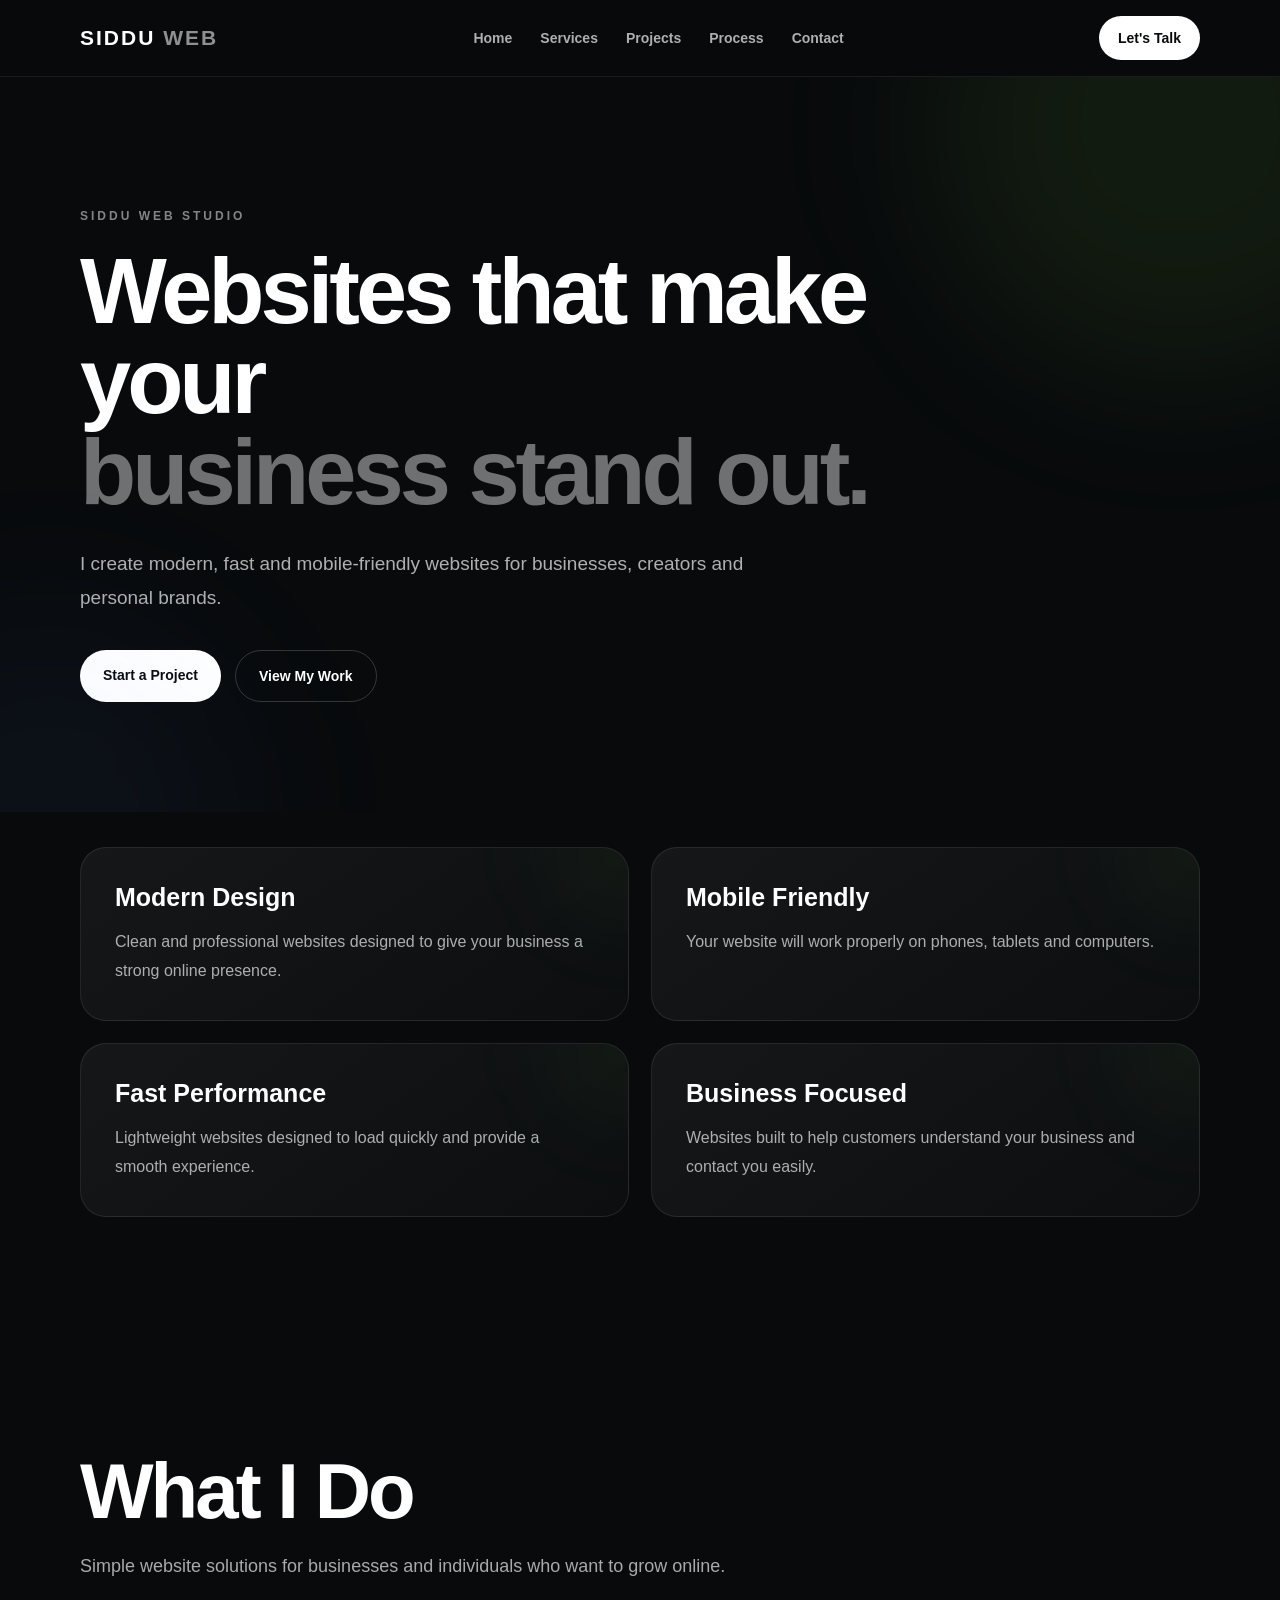
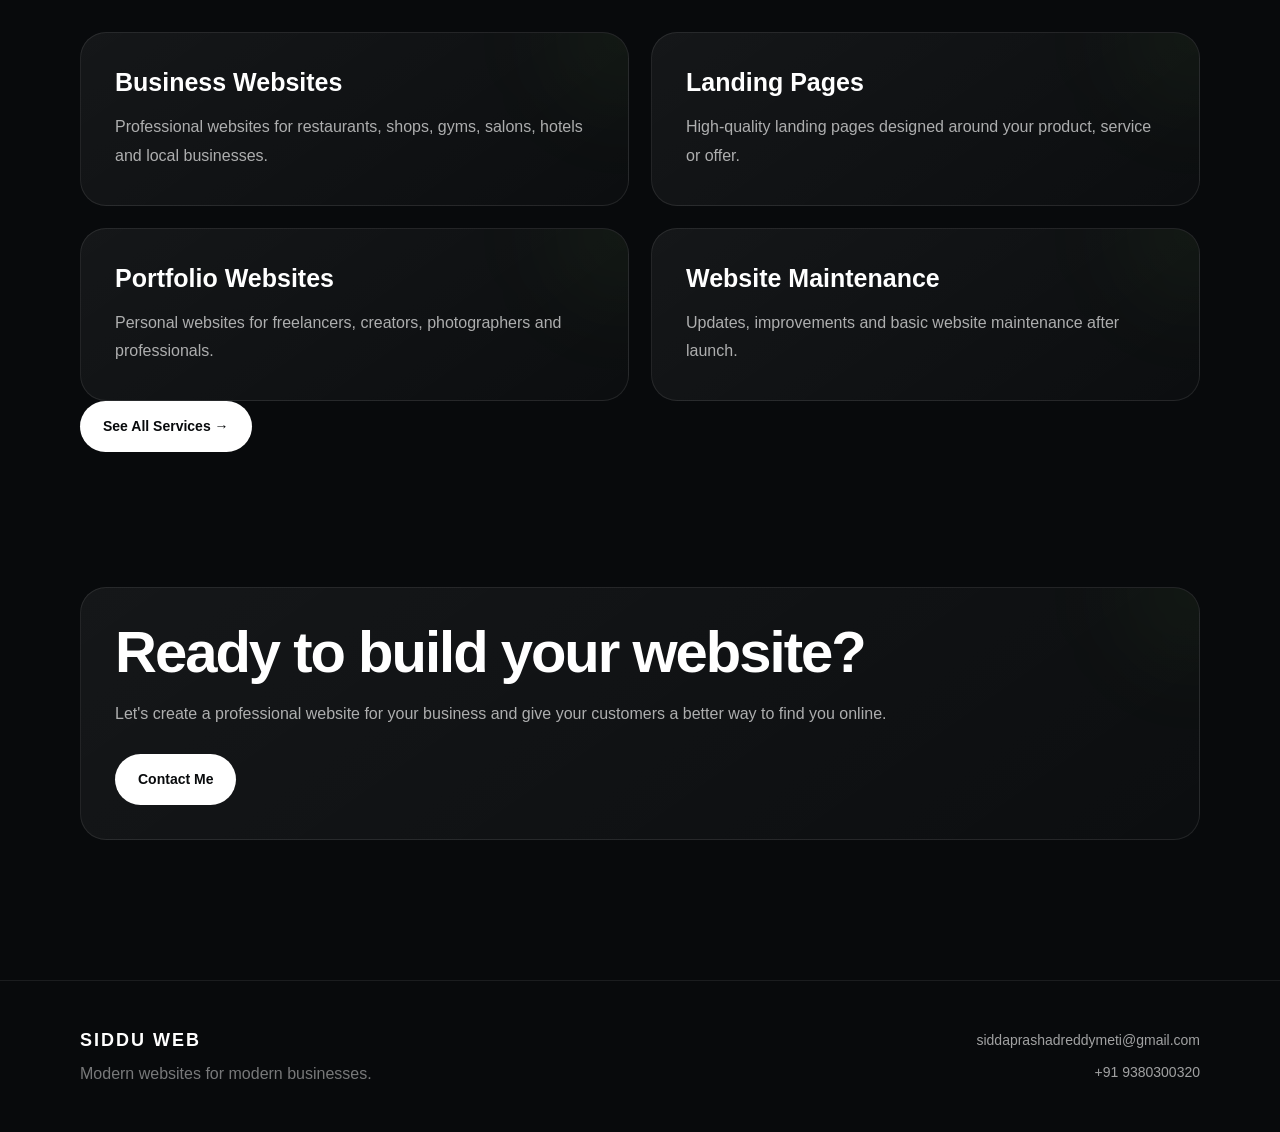
<file: index.html>
<!DOCTYPE html>
<html lang="en">
<head>
    <meta charset="UTF-8">
    <meta name="viewport" content="width=device-width, initial-scale=1.0">

    <title>Siddu Web Studio | Modern Websites</title>

    <link rel="stylesheet" href="style.css">
</head>

<body>

    <!-- NAVIGATION -->
    <header class="site-header">
        <div class="container nav-wrap">

            <a href="index.html" class="brand">
                SIDDU <span>WEB</span>
            </a>

            <nav class="main-nav">
                <a href="index.html">Home</a>
                <a href="services.html">Services</a>
                <a href="projects.html">Projects</a>
                <a href="process.html">Process</a>
                <a href="contact.html">Contact</a>
            </nav>

            <a href="contact.html" class="nav-cta">
                Let's Talk
            </a>

        </div>
    </header>


    <!-- HERO SECTION -->
    <main>

        <section class="page-hero">

            <div class="container">

                <p class="hero-label">
                    SIDDU WEB STUDIO
                </p>

                <h1>
                    Websites that make your
                    <span>business stand out.</span>
                </h1>

                <p>
                    I create modern, fast and mobile-friendly websites
                    for businesses, creators and personal brands.
                </p>

                <div class="hero-buttons">

                    <a href="contact.html" class="btn">
                        Start a Project
                    </a>

                    <a href="projects.html" class="btn secondary-btn">
                        View My Work
                    </a>

                </div>

            </div>

        </section>


        <!-- INTRODUCTION -->
        <section class="page-section">

            <div class="container">

                <div class="simple-grid">

                    <div class="simple-card">

                        <h2>
                            Modern Design
                        </h2>

                        <p>
                            Clean and professional websites designed
                            to give your business a strong online presence.
                        </p>

                    </div>


                    <div class="simple-card">

                        <h2>
                            Mobile Friendly
                        </h2>

                        <p>
                            Your website will work properly on phones,
                            tablets and computers.
                        </p>

                    </div>


                    <div class="simple-card">

                        <h2>
                            Fast Performance
                        </h2>

                        <p>
                            Lightweight websites designed to load quickly
                            and provide a smooth experience.
                        </p>

                    </div>


                    <div class="simple-card">

                        <h2>
                            Business Focused
                        </h2>

                        <p>
                            Websites built to help customers understand
                            your business and contact you easily.
                        </p>

                    </div>

                </div>

            </div>

        </section>


        <!-- SERVICES PREVIEW -->
        <section class="page-section">

            <div class="container">

                <div class="page-title">

                    <h1>
                        What I Do
                    </h1>

                    <p>
                        Simple website solutions for businesses and
                        individuals who want to grow online.
                    </p>

                </div>


                <div class="simple-grid">

                    <div class="simple-card">

                        <h2>
                            Business Websites
                        </h2>

                        <p>
                            Professional websites for restaurants,
                            shops, gyms, salons, hotels and local businesses.
                        </p>

                    </div>


                    <div class="simple-card">

                        <h2>
                            Landing Pages
                        </h2>

                        <p>
                            High-quality landing pages designed around
                            your product, service or offer.
                        </p>

                    </div>


                    <div class="simple-card">

                        <h2>
                            Portfolio Websites
                        </h2>

                        <p>
                            Personal websites for freelancers,
                            creators, photographers and professionals.
                        </p>

                    </div>


                    <div class="simple-card">

                        <h2>
                            Website Maintenance
                        </h2>

                        <p>
                            Updates, improvements and basic website
                            maintenance after launch.
                        </p>

                    </div>

                </div>


                <a href="services.html" class="btn">
                    See All Services →
                </a>

            </div>

        </section>


        <!-- CTA -->
        <section class="page-section">

            <div class="container">

                <div class="simple-card">

                    <h1>
                        Ready to build your website?
                    </h1>

                    <p>
                        Let's create a professional website for your
                        business and give your customers a better way
                        to find you online.
                    </p>

                    <a href="contact.html" class="btn">
                        Contact Me
                    </a>

                </div>

            </div>

        </section>

    </main>


    <!-- FOOTER -->
    <footer class="site-footer">

        <div class="container footer-wrap">

            <div>

                <strong>
                    SIDDU WEB
                </strong>

                <p>
                    Modern websites for modern businesses.
                </p>

            </div>


            <div class="footer-links">

                <a href="mailto:siddaprashadreddymeti@gmail.com">
                    siddaprashadreddymeti@gmail.com
                </a>

                <a href="https://wa.me/919380300320"
                   target="_blank"
                   rel="noopener">

                    +91 9380300320

                </a>

            </div>

        </div>

    </footer>


</body>
</html>
</file>
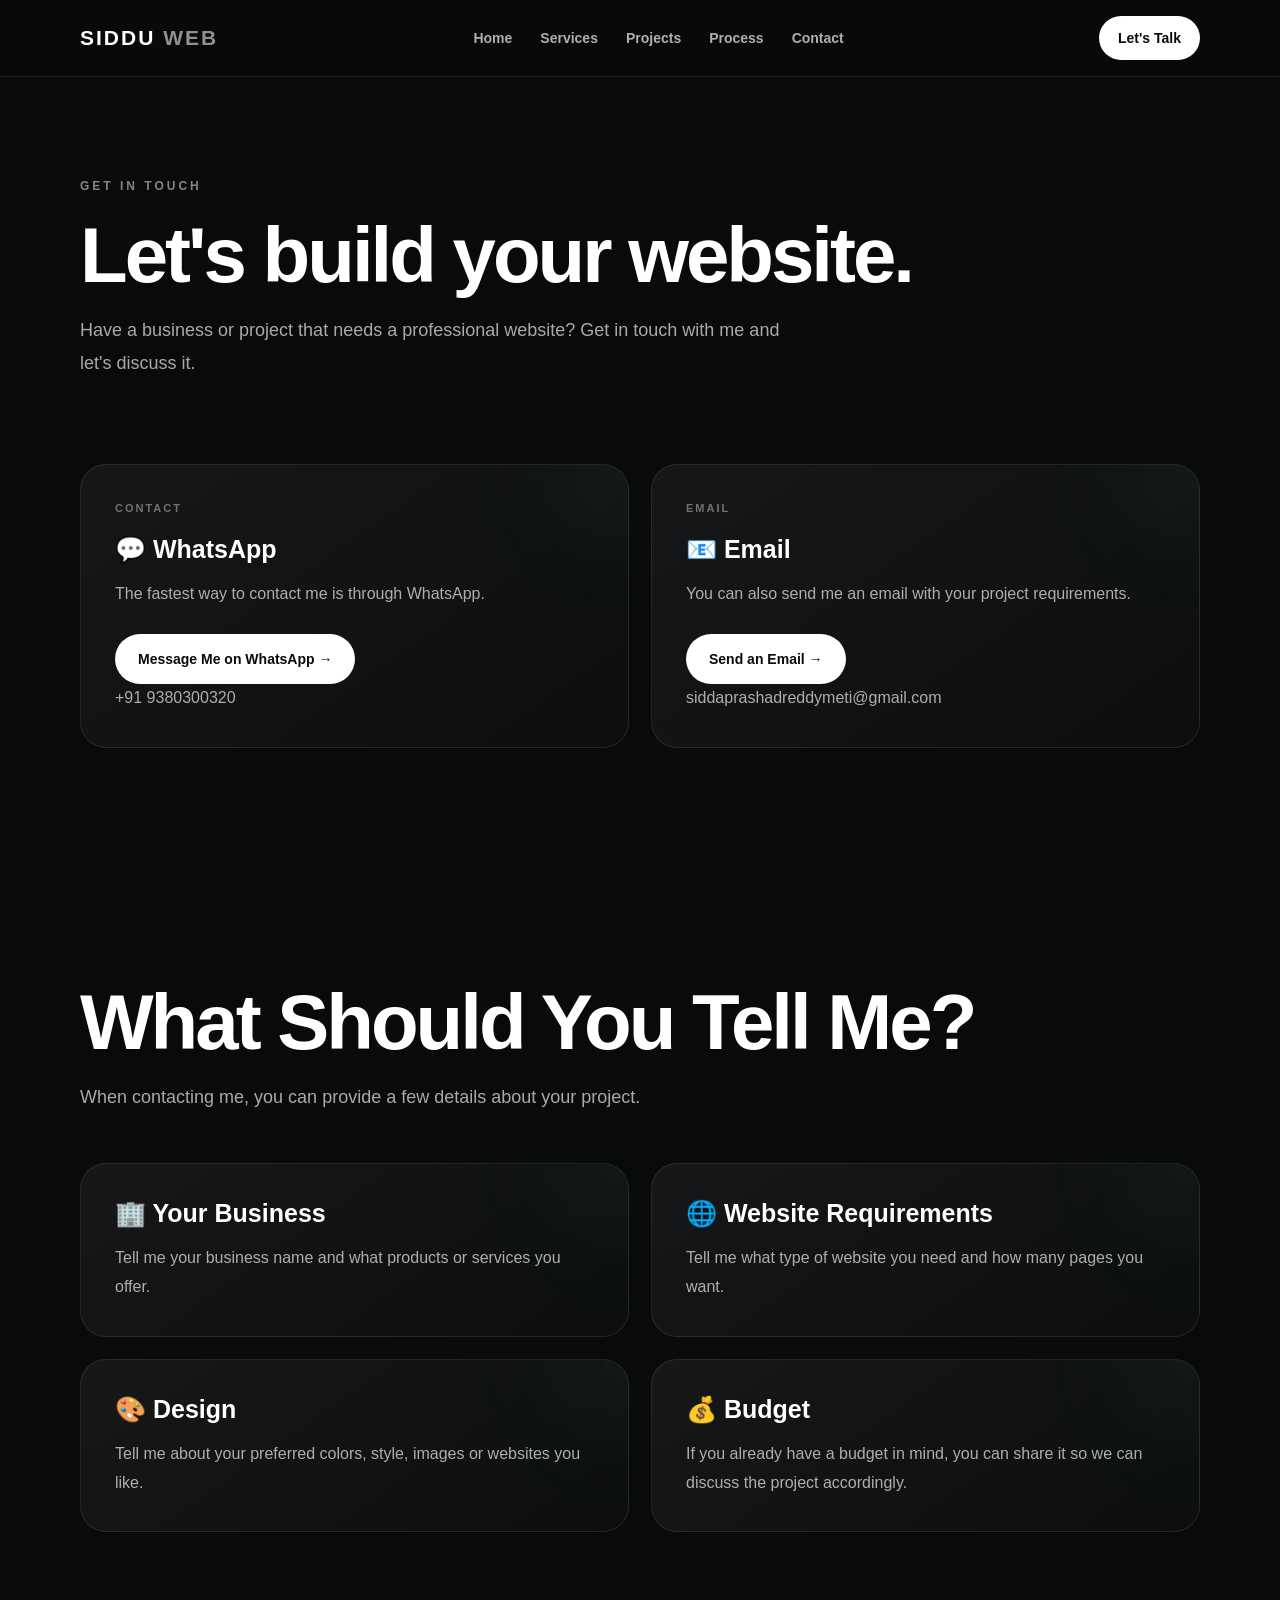
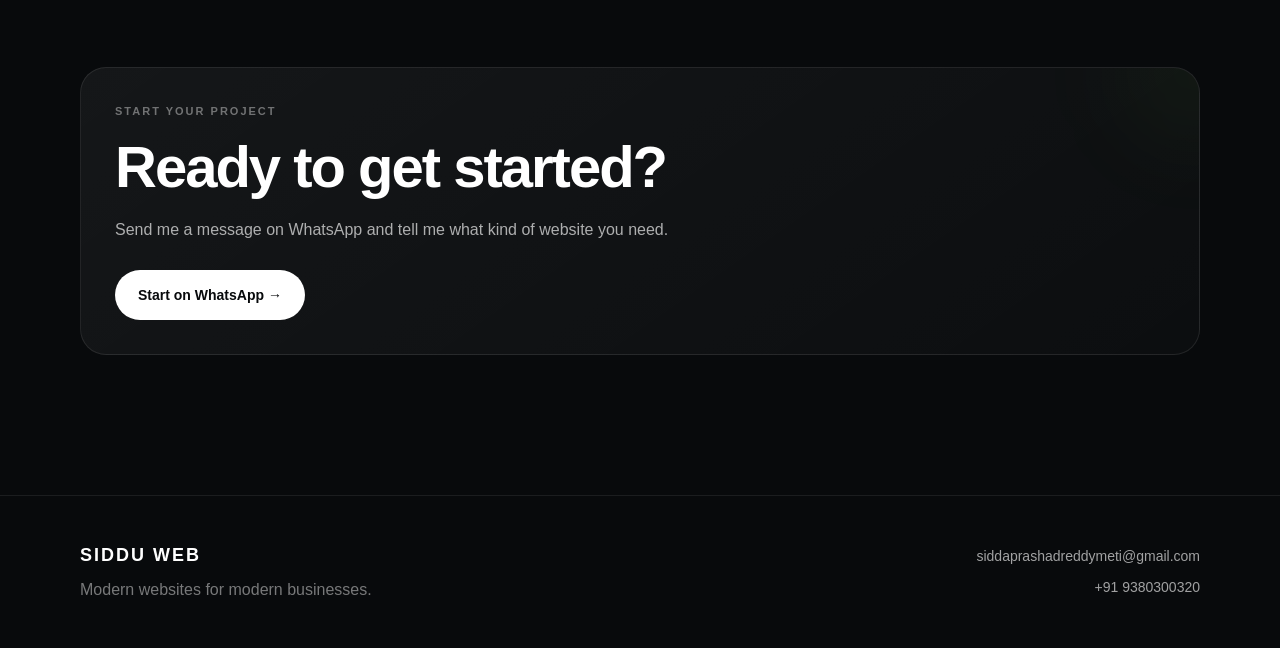
<file: contact.html>
<!DOCTYPE html>
<html lang="en">

<head>
    <meta charset="UTF-8">

    <meta name="viewport"
          content="width=device-width, initial-scale=1.0">

    <title>Contact | Siddu Web Studio</title>

    <link rel="stylesheet"
          href="style.css">
</head>


<body>


    <!-- =========================
         NAVIGATION
    ========================== -->

    <header class="site-header">

        <div class="container nav-wrap">

            <a href="index.html"
               class="brand">

                SIDDU <span>WEB</span>

            </a>


            <nav class="main-nav">

                <a href="index.html">
                    Home
                </a>

                <a href="services.html">
                    Services
                </a>

                <a href="projects.html">
                    Projects
                </a>

                <a href="process.html">
                    Process
                </a>

                <a href="contact.html">
                    Contact
                </a>

            </nav>


            <a href="contact.html"
               class="nav-cta">

                Let's Talk

            </a>

        </div>

    </header>



    <!-- =========================
         MAIN CONTENT
    ========================== -->

    <main>


        <!-- PAGE HERO -->

        <section class="page-title">

            <div class="container">

                <p class="hero-label">
                    GET IN TOUCH
                </p>


                <h1>
                    Let's build your website.
                </h1>


                <p>
                    Have a business or project that needs
                    a professional website? Get in touch
                    with me and let's discuss it.
                </p>

            </div>

        </section>



        <!-- =========================
             CONTACT OPTIONS
        ========================== -->

        <section class="page-section">

            <div class="container">

                <div class="simple-grid">


                    <!-- WHATSAPP -->

                    <div class="simple-card">

                        <p>
                            CONTACT
                        </p>


                        <h2>
                            💬 WhatsApp
                        </h2>


                        <p>
                            The fastest way to contact me
                            is through WhatsApp.
                        </p>


                        <a
                            href="https://wa.me/919380300320"
                            target="_blank"
                            rel="noopener"
                            class="btn">

                            Message Me on WhatsApp →

                        </a>


                        <p>
                            +91 9380300320
                        </p>

                    </div>



                    <!-- EMAIL -->

                    <div class="simple-card">

                        <p>
                            EMAIL
                        </p>


                        <h2>
                            📧 Email
                        </h2>


                        <p>
                            You can also send me an email
                            with your project requirements.
                        </p>


                        <a
                            href="mailto:siddaprashadreddymeti@gmail.com"
                            class="btn">

                            Send an Email →

                        </a>


                        <p>
                            siddaprashadreddymeti@gmail.com
                        </p>

                    </div>

                </div>

            </div>

        </section>



        <!-- =========================
             PROJECT INFORMATION
        ========================== -->

        <section class="page-section">

            <div class="container">


                <div class="page-title">

                    <h1>
                        What Should You Tell Me?
                    </h1>


                    <p>
                        When contacting me, you can provide
                        a few details about your project.
                    </p>

                </div>



                <div class="simple-grid">


                    <!-- BUSINESS -->

                    <div class="simple-card">

                        <h2>
                            🏢 Your Business
                        </h2>


                        <p>
                            Tell me your business name and
                            what products or services you offer.
                        </p>

                    </div>



                    <!-- WEBSITE -->

                    <div class="simple-card">

                        <h2>
                            🌐 Website Requirements
                        </h2>


                        <p>
                            Tell me what type of website you
                            need and how many pages you want.
                        </p>

                    </div>



                    <!-- DESIGN -->

                    <div class="simple-card">

                        <h2>
                            🎨 Design
                        </h2>


                        <p>
                            Tell me about your preferred colors,
                            style, images or websites you like.
                        </p>

                    </div>



                    <!-- BUDGET -->

                    <div class="simple-card">

                        <h2>
                            💰 Budget
                        </h2>


                        <p>
                            If you already have a budget in mind,
                            you can share it so we can discuss
                            the project accordingly.
                        </p>

                    </div>

                </div>

            </div>

        </section>



        <!-- =========================
             DIRECT CTA
        ========================== -->

        <section class="page-section">

            <div class="container">

                <div class="simple-card">

                    <p>
                        START YOUR PROJECT
                    </p>


                    <h1>
                        Ready to get started?
                    </h1>


                    <p>
                        Send me a message on WhatsApp and
                        tell me what kind of website you need.
                    </p>


                    <a
                        href="https://wa.me/919380300320?text=Hi%20Siddu%2C%20I%20want%20to%20create%20a%20website."
                        target="_blank"
                        rel="noopener"
                        class="btn">

                        Start on WhatsApp →

                    </a>

                </div>

            </div>

        </section>


    </main>



    <!-- =========================
         FOOTER
    ========================== -->

    <footer class="site-footer">

        <div class="container footer-wrap">


            <div>

                <strong>
                    SIDDU WEB
                </strong>


                <p>
                    Modern websites for modern businesses.
                </p>

            </div>



            <div class="footer-links">


                <a
                    href="mailto:siddaprashadreddymeti@gmail.com">

                    siddaprashadreddymeti@gmail.com

                </a>


                <a
                    href="https://wa.me/919380300320"
                    target="_blank"
                    rel="noopener">

                    +91 9380300320

                </a>

            </div>

        </div>

    </footer>


</body>

</html>
</file>
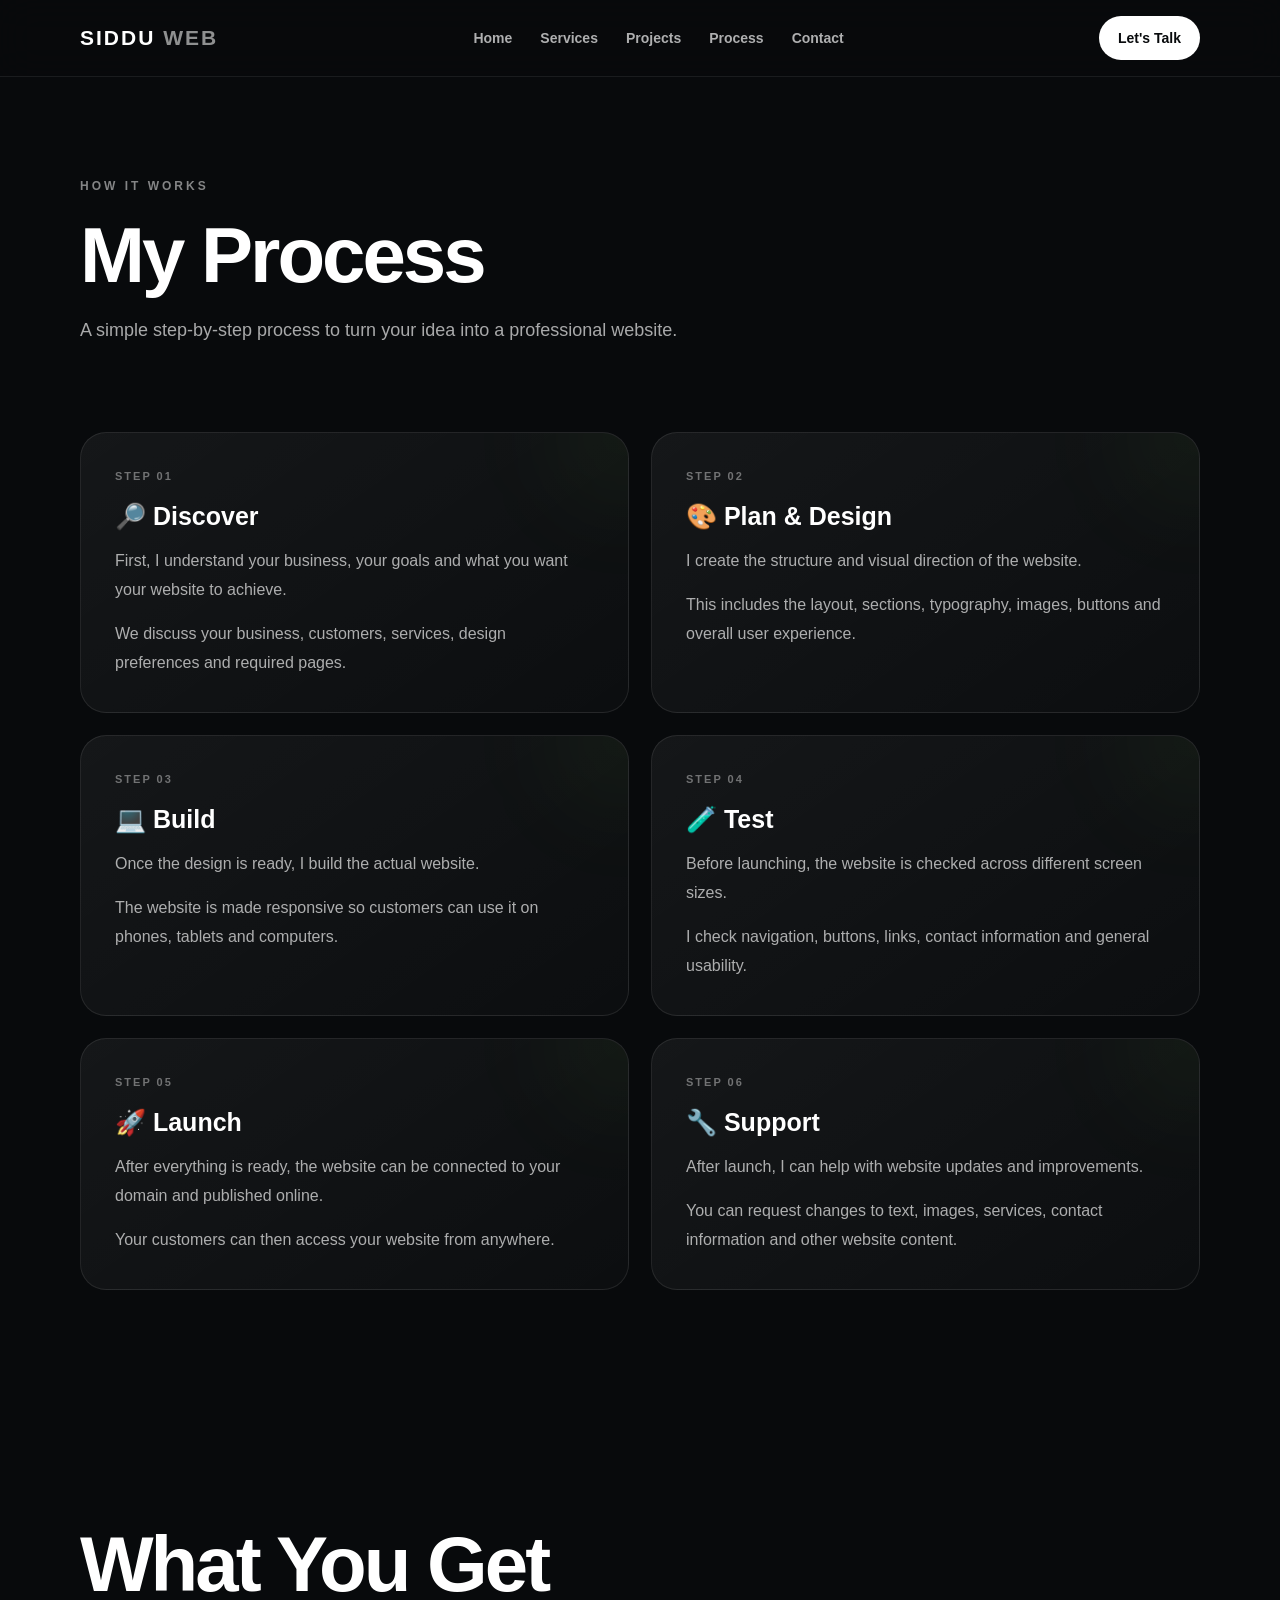
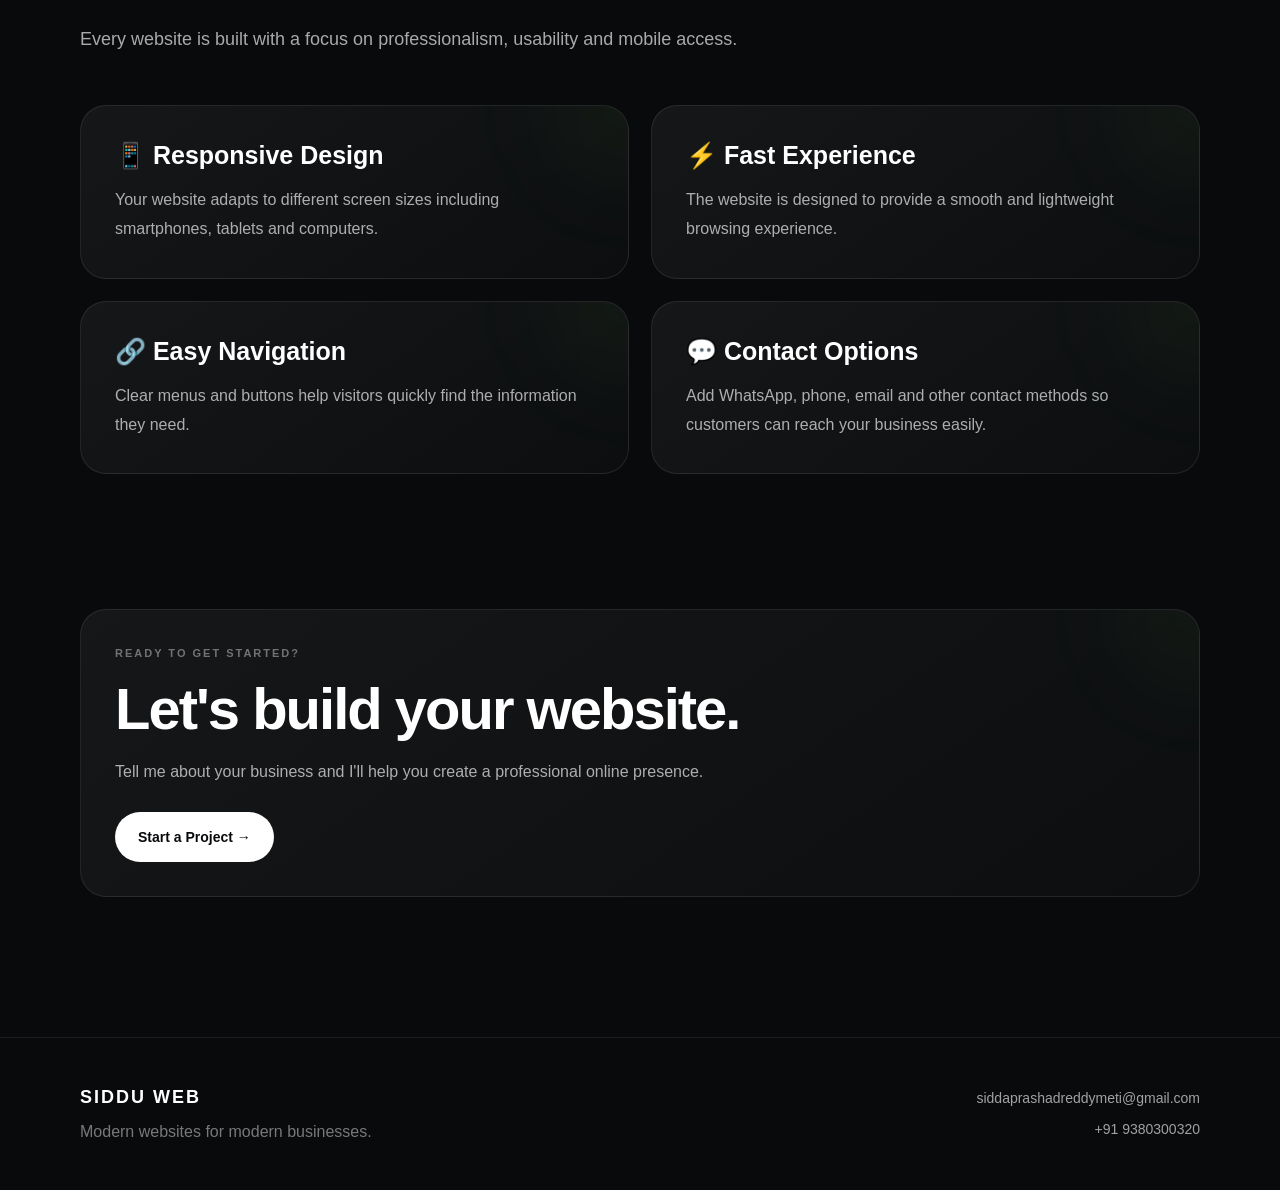
<file: process.html>
<!DOCTYPE html>
<html lang="en">
<head>
    <meta charset="UTF-8">
    <meta name="viewport" content="width=device-width, initial-scale=1.0">

    <title>Process | Siddu Web Studio</title>

    <link rel="stylesheet" href="style.css">
</head>

<body>

    <!-- NAVIGATION -->
    <header class="site-header">

        <div class="container nav-wrap">

            <a href="index.html" class="brand">
                SIDDU <span>WEB</span>
            </a>

            <nav class="main-nav">

                <a href="index.html">
                    Home
                </a>

                <a href="services.html">
                    Services
                </a>

                <a href="projects.html">
                    Projects
                </a>

                <a href="process.html">
                    Process
                </a>

                <a href="contact.html">
                    Contact
                </a>

            </nav>

            <a href="contact.html" class="nav-cta">
                Let's Talk
            </a>

        </div>

    </header>


    <!-- MAIN -->
    <main>


        <!-- PAGE TITLE -->
        <section class="page-title">

            <div class="container">

                <p class="hero-label">
                    HOW IT WORKS
                </p>

                <h1>
                    My Process
                </h1>

                <p>
                    A simple step-by-step process to turn your
                    idea into a professional website.
                </p>

            </div>

        </section>


        <!-- PROCESS STEPS -->
        <section class="page-section">

            <div class="container">

                <div class="simple-grid">


                    <!-- STEP 1 -->
                    <div class="simple-card">

                        <p>
                            STEP 01
                        </p>

                        <h2>
                            🔎 Discover
                        </h2>

                        <p>
                            First, I understand your business,
                            your goals and what you want your
                            website to achieve.
                        </p>

                        <p>
                            We discuss your business, customers,
                            services, design preferences and
                            required pages.
                        </p>

                    </div>


                    <!-- STEP 2 -->
                    <div class="simple-card">

                        <p>
                            STEP 02
                        </p>

                        <h2>
                            🎨 Plan & Design
                        </h2>

                        <p>
                            I create the structure and visual
                            direction of the website.
                        </p>

                        <p>
                            This includes the layout, sections,
                            typography, images, buttons and
                            overall user experience.
                        </p>

                    </div>


                    <!-- STEP 3 -->
                    <div class="simple-card">

                        <p>
                            STEP 03
                        </p>

                        <h2>
                            💻 Build
                        </h2>

                        <p>
                            Once the design is ready, I build
                            the actual website.
                        </p>

                        <p>
                            The website is made responsive so
                            customers can use it on phones,
                            tablets and computers.
                        </p>

                    </div>


                    <!-- STEP 4 -->
                    <div class="simple-card">

                        <p>
                            STEP 04
                        </p>

                        <h2>
                            🧪 Test
                        </h2>

                        <p>
                            Before launching, the website is
                            checked across different screen sizes.
                        </p>

                        <p>
                            I check navigation, buttons, links,
                            contact information and general
                            usability.
                        </p>

                    </div>


                    <!-- STEP 5 -->
                    <div class="simple-card">

                        <p>
                            STEP 05
                        </p>

                        <h2>
                            🚀 Launch
                        </h2>

                        <p>
                            After everything is ready, the website
                            can be connected to your domain and
                            published online.
                        </p>

                        <p>
                            Your customers can then access your
                            website from anywhere.
                        </p>

                    </div>


                    <!-- STEP 6 -->
                    <div class="simple-card">

                        <p>
                            STEP 06
                        </p>

                        <h2>
                            🔧 Support
                        </h2>

                        <p>
                            After launch, I can help with website
                            updates and improvements.
                        </p>

                        <p>
                            You can request changes to text,
                            images, services, contact information
                            and other website content.
                        </p>

                    </div>

                </div>

            </div>

        </section>


        <!-- WHAT YOU GET -->
        <section class="page-section">

            <div class="container">

                <div class="page-title">

                    <h1>
                        What You Get
                    </h1>

                    <p>
                        Every website is built with a focus on
                        professionalism, usability and mobile access.
                    </p>

                </div>


                <div class="simple-grid">


                    <div class="simple-card">

                        <h2>
                            📱 Responsive Design
                        </h2>

                        <p>
                            Your website adapts to different
                            screen sizes including smartphones,
                            tablets and computers.
                        </p>

                    </div>


                    <div class="simple-card">

                        <h2>
                            ⚡ Fast Experience
                        </h2>

                        <p>
                            The website is designed to provide
                            a smooth and lightweight browsing
                            experience.
                        </p>

                    </div>


                    <div class="simple-card">

                        <h2>
                            🔗 Easy Navigation
                        </h2>

                        <p>
                            Clear menus and buttons help visitors
                            quickly find the information they need.
                        </p>

                    </div>


                    <div class="simple-card">

                        <h2>
                            💬 Contact Options
                        </h2>

                        <p>
                            Add WhatsApp, phone, email and other
                            contact methods so customers can
                            reach your business easily.
                        </p>

                    </div>

                </div>

            </div>

        </section>


        <!-- CTA -->
        <section class="page-section">

            <div class="container">

                <div class="simple-card">

                    <p>
                        READY TO GET STARTED?
                    </p>

                    <h1>
                        Let's build your website.
                    </h1>

                    <p>
                        Tell me about your business and I'll help
                        you create a professional online presence.
                    </p>

                    <a href="contact.html" class="btn">
                        Start a Project →
                    </a>

                </div>

            </div>

        </section>


    </main>


    <!-- FOOTER -->
    <footer class="site-footer">

        <div class="container footer-wrap">

            <div>

                <strong>
                    SIDDU WEB
                </strong>

                <p>
                    Modern websites for modern businesses.
                </p>

            </div>


            <div class="footer-links">

                <a href="mailto:siddaprashadreddymeti@gmail.com">
                    siddaprashadreddymeti@gmail.com
                </a>

                <a href="https://wa.me/919380300320"
                   target="_blank"
                   rel="noopener">

                    +91 9380300320

                </a>

            </div>

        </div>

    </footer>


</body>
</html>
</file>
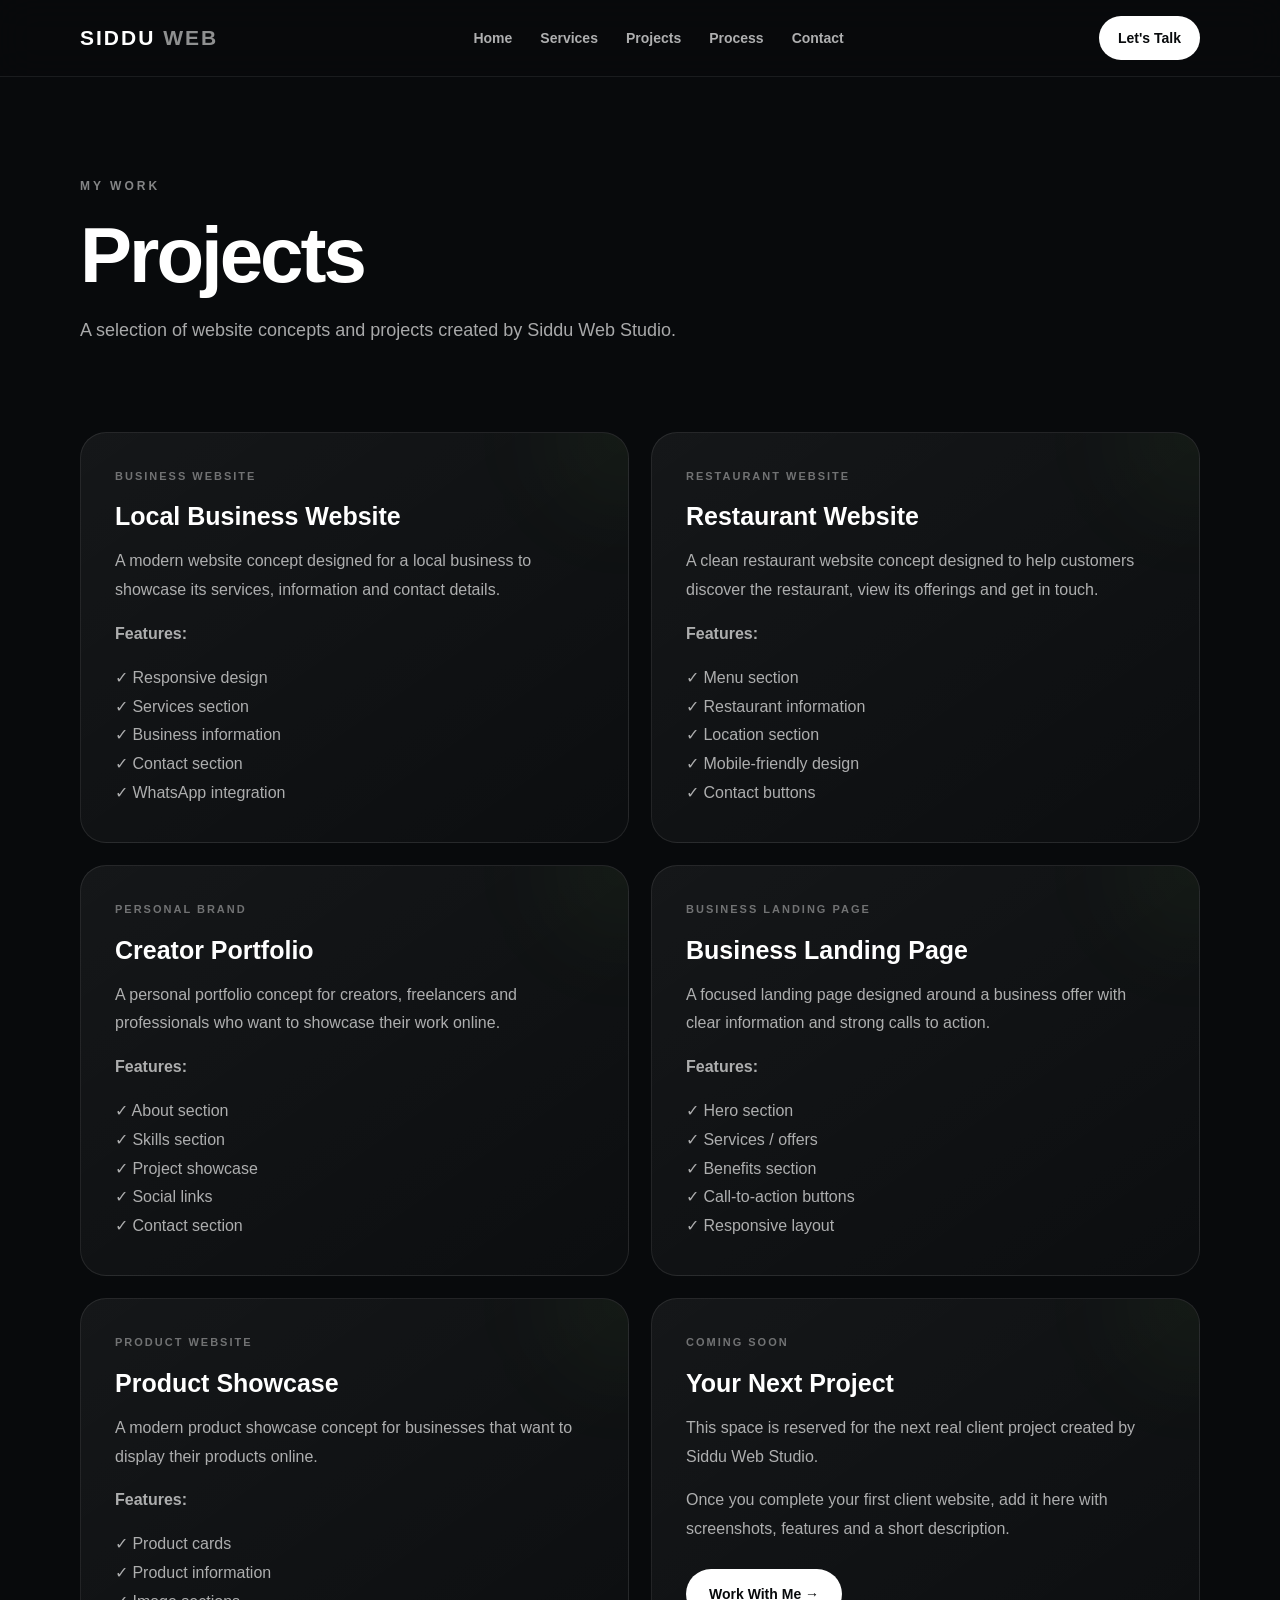
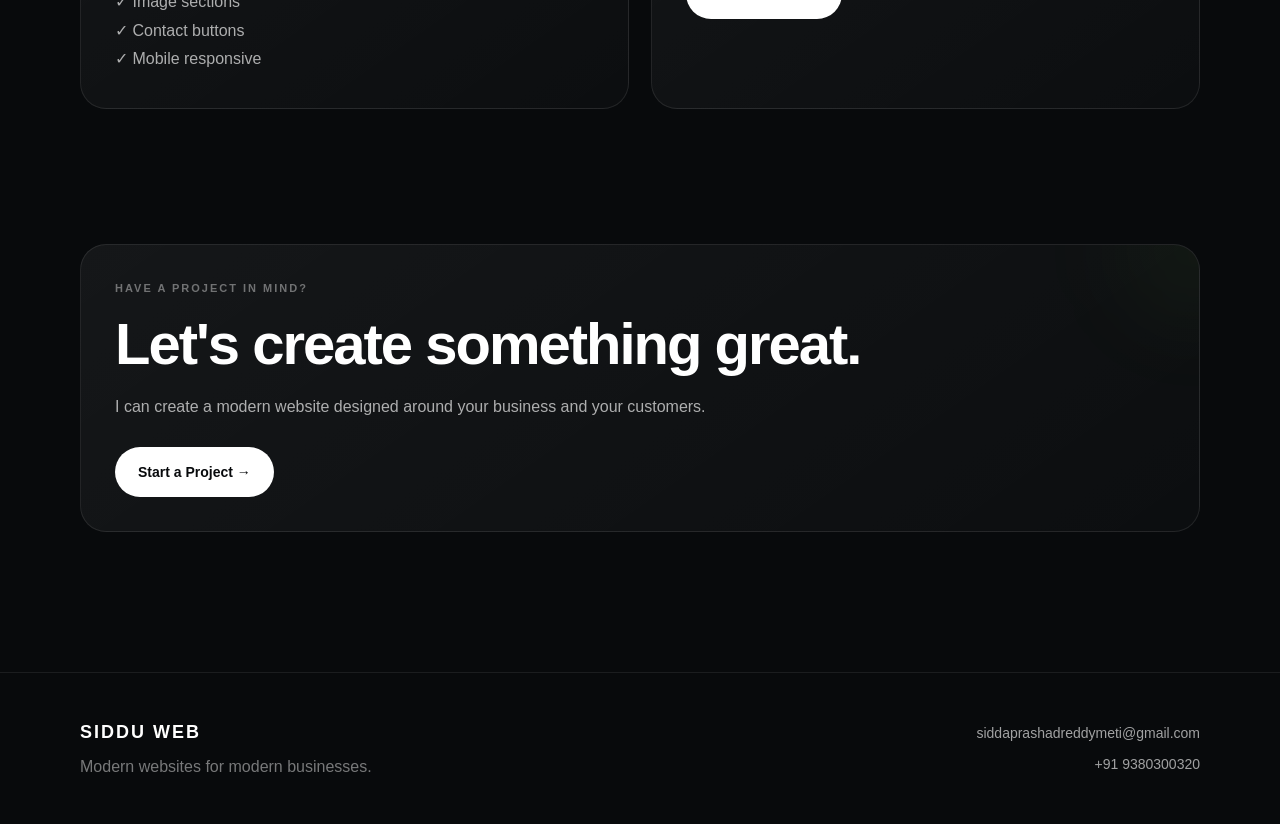
<file: projects.html>
<!DOCTYPE html>
<html lang="en">
<head>
    <meta charset="UTF-8">
    <meta name="viewport" content="width=device-width, initial-scale=1.0">

    <title>Projects | Siddu Web Studio</title>

    <link rel="stylesheet" href="style.css">
</head>

<body>

    <!-- NAVIGATION -->
    <header class="site-header">

        <div class="container nav-wrap">

            <a href="index.html" class="brand">
                SIDDU <span>WEB</span>
            </a>

            <nav class="main-nav">

                <a href="index.html">
                    Home
                </a>

                <a href="services.html">
                    Services
                </a>

                <a href="projects.html">
                    Projects
                </a>

                <a href="process.html">
                    Process
                </a>

                <a href="contact.html">
                    Contact
                </a>

            </nav>

            <a href="contact.html" class="nav-cta">
                Let's Talk
            </a>

        </div>

    </header>


    <!-- MAIN -->
    <main>


        <!-- PAGE TITLE -->
        <section class="page-title">

            <div class="container">

                <p class="hero-label">
                    MY WORK
                </p>

                <h1>
                    Projects
                </h1>

                <p>
                    A selection of website concepts and projects
                    created by Siddu Web Studio.
                </p>

            </div>

        </section>


        <!-- PROJECTS -->
        <section class="page-section">

            <div class="container">

                <div class="simple-grid">


                    <!-- PROJECT 1 -->
                    <div class="simple-card">

                        <p>
                            BUSINESS WEBSITE
                        </p>

                        <h2>
                            Local Business Website
                        </h2>

                        <p>
                            A modern website concept designed for a
                            local business to showcase its services,
                            information and contact details.
                        </p>

                        <p>
                            <strong>
                                Features:
                            </strong>
                        </p>

                        <p>
                            ✓ Responsive design<br>
                            ✓ Services section<br>
                            ✓ Business information<br>
                            ✓ Contact section<br>
                            ✓ WhatsApp integration
                        </p>

                    </div>


                    <!-- PROJECT 2 -->
                    <div class="simple-card">

                        <p>
                            RESTAURANT WEBSITE
                        </p>

                        <h2>
                            Restaurant Website
                        </h2>

                        <p>
                            A clean restaurant website concept designed
                            to help customers discover the restaurant,
                            view its offerings and get in touch.
                        </p>

                        <p>
                            <strong>
                                Features:
                            </strong>
                        </p>

                        <p>
                            ✓ Menu section<br>
                            ✓ Restaurant information<br>
                            ✓ Location section<br>
                            ✓ Mobile-friendly design<br>
                            ✓ Contact buttons
                        </p>

                    </div>


                    <!-- PROJECT 3 -->
                    <div class="simple-card">

                        <p>
                            PERSONAL BRAND
                        </p>

                        <h2>
                            Creator Portfolio
                        </h2>

                        <p>
                            A personal portfolio concept for creators,
                            freelancers and professionals who want
                            to showcase their work online.
                        </p>

                        <p>
                            <strong>
                                Features:
                            </strong>
                        </p>

                        <p>
                            ✓ About section<br>
                            ✓ Skills section<br>
                            ✓ Project showcase<br>
                            ✓ Social links<br>
                            ✓ Contact section
                        </p>

                    </div>


                    <!-- PROJECT 4 -->
                    <div class="simple-card">

                        <p>
                            BUSINESS LANDING PAGE
                        </p>

                        <h2>
                            Business Landing Page
                        </h2>

                        <p>
                            A focused landing page designed around
                            a business offer with clear information
                            and strong calls to action.
                        </p>

                        <p>
                            <strong>
                                Features:
                            </strong>
                        </p>

                        <p>
                            ✓ Hero section<br>
                            ✓ Services / offers<br>
                            ✓ Benefits section<br>
                            ✓ Call-to-action buttons<br>
                            ✓ Responsive layout
                        </p>

                    </div>


                    <!-- PROJECT 5 -->
                    <div class="simple-card">

                        <p>
                            PRODUCT WEBSITE
                        </p>

                        <h2>
                            Product Showcase
                        </h2>

                        <p>
                            A modern product showcase concept for
                            businesses that want to display their
                            products online.
                        </p>

                        <p>
                            <strong>
                                Features:
                            </strong>
                        </p>

                        <p>
                            ✓ Product cards<br>
                            ✓ Product information<br>
                            ✓ Image sections<br>
                            ✓ Contact buttons<br>
                            ✓ Mobile responsive
                        </p>

                    </div>


                    <!-- PROJECT 6 -->
                    <div class="simple-card">

                        <p>
                            COMING SOON
                        </p>

                        <h2>
                            Your Next Project
                        </h2>

                        <p>
                            This space is reserved for the next
                            real client project created by
                            Siddu Web Studio.
                        </p>

                        <p>
                            Once you complete your first client
                            website, add it here with screenshots,
                            features and a short description.
                        </p>

                        <a href="contact.html" class="btn">
                            Work With Me →
                        </a>

                    </div>

                </div>

            </div>

        </section>


        <!-- PORTFOLIO CTA -->
        <section class="page-section">

            <div class="container">

                <div class="simple-card">

                    <p>
                        HAVE A PROJECT IN MIND?
                    </p>

                    <h1>
                        Let's create something great.
                    </h1>

                    <p>
                        I can create a modern website designed
                        around your business and your customers.
                    </p>

                    <a href="contact.html" class="btn">
                        Start a Project →
                    </a>

                </div>

            </div>

        </section>


    </main>


    <!-- FOOTER -->
    <footer class="site-footer">

        <div class="container footer-wrap">

            <div>

                <strong>
                    SIDDU WEB
                </strong>

                <p>
                    Modern websites for modern businesses.
                </p>

            </div>


            <div class="footer-links">

                <a href="mailto:siddaprashadreddymeti@gmail.com">
                    siddaprashadreddymeti@gmail.com
                </a>

                <a href="https://wa.me/919380300320"
                   target="_blank"
                   rel="noopener">

                    +91 9380300320

                </a>

            </div>

        </div>

    </footer>


</body>
</html>
</file>
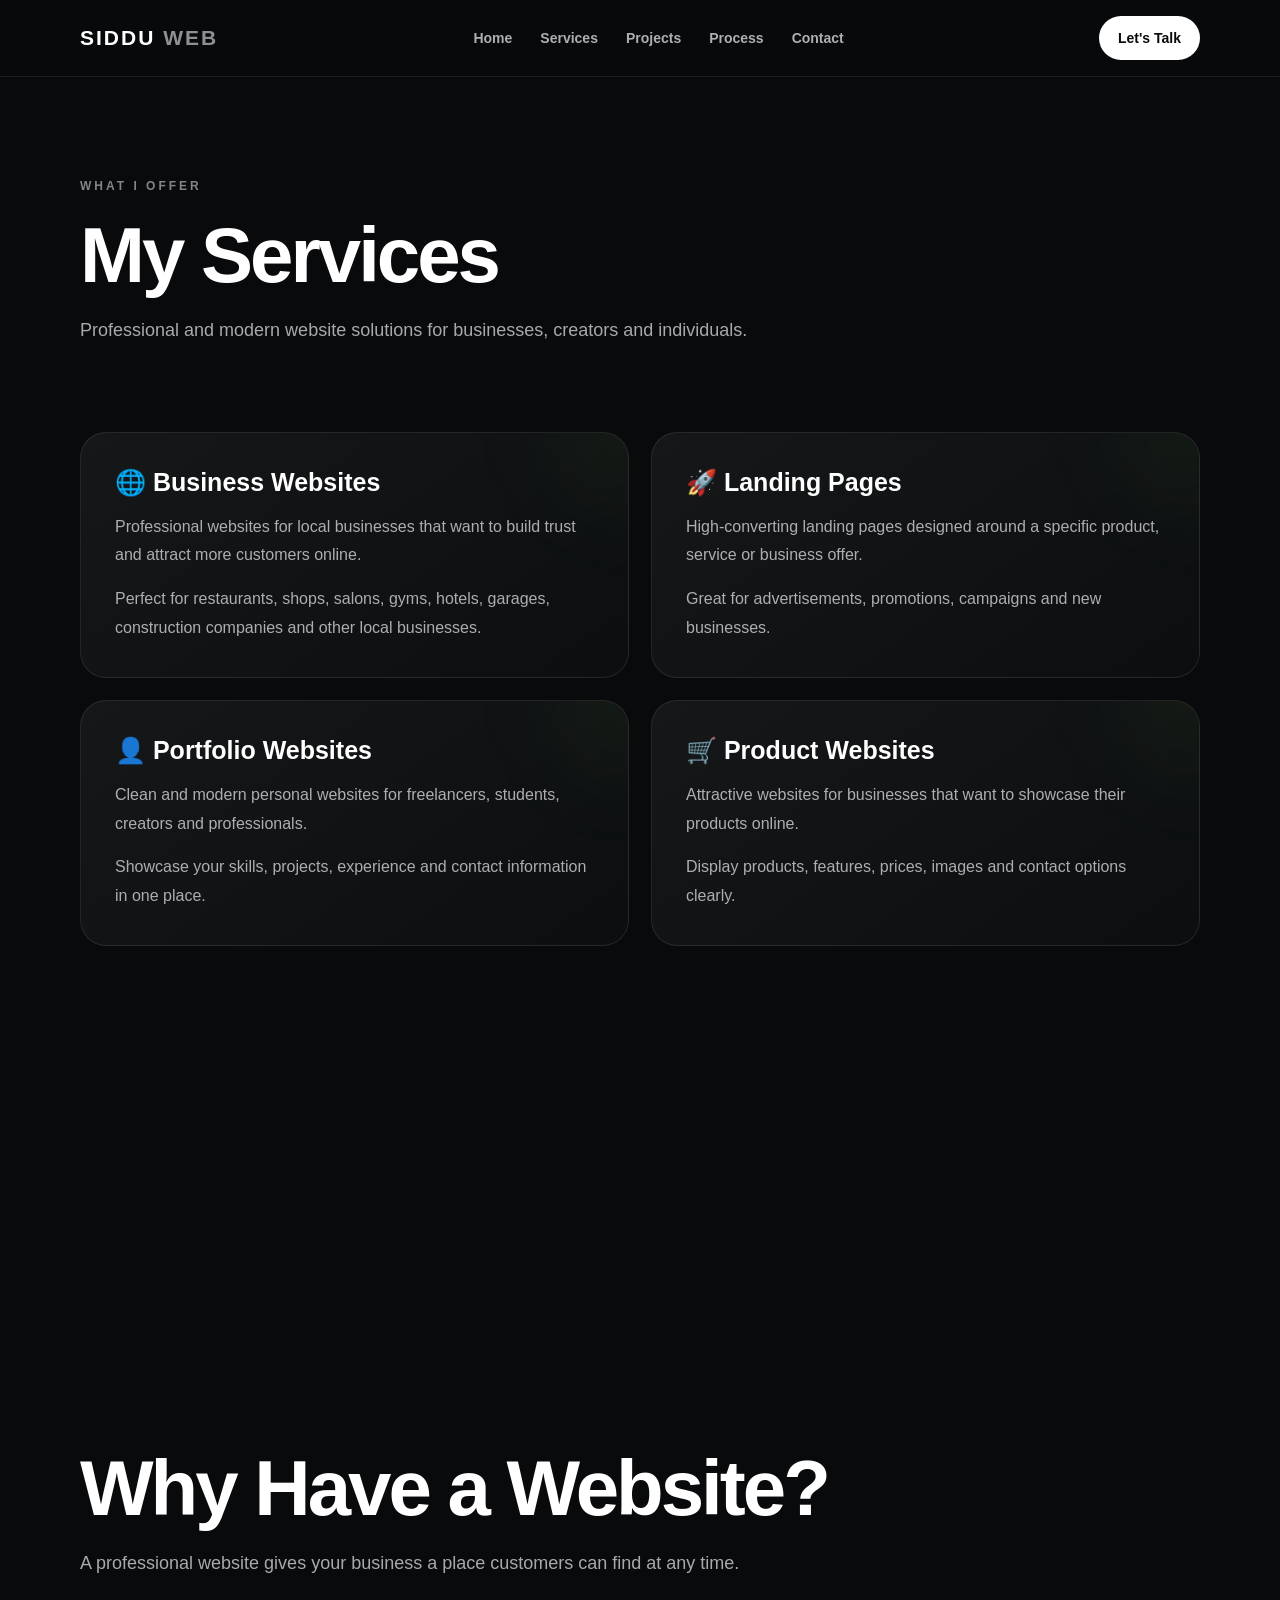
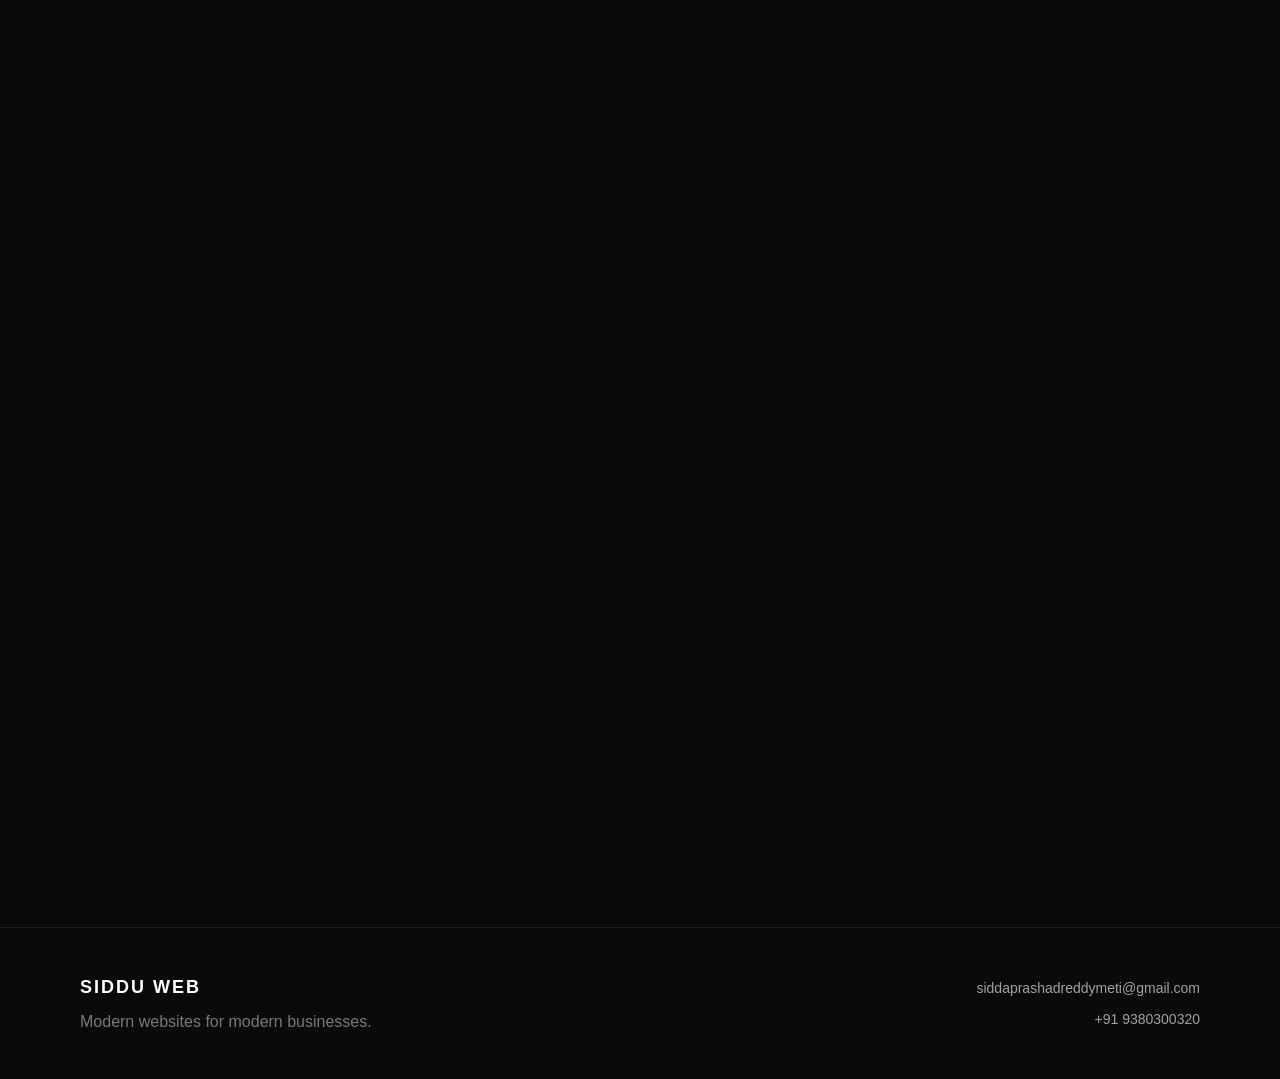
<file: services.html>
<!DOCTYPE html>
<html lang="en">
<head>
    <meta charset="UTF-8">
    <meta name="viewport" content="width=device-width, initial-scale=1.0">

    <title>Services | Siddu Web Studio</title>

    <link rel="stylesheet" href="style.css">
</head>

<body>

    <!-- NAVIGATION -->
    <header class="site-header">

        <div class="container nav-wrap">

            <a href="index.html" class="brand">
                SIDDU <span>WEB</span>
            </a>

            <nav class="main-nav">

                <a href="index.html">
                    Home
                </a>

                <a href="services.html">
                    Services
                </a>

                <a href="projects.html">
                    Projects
                </a>

                <a href="process.html">
                    Process
                </a>

                <a href="contact.html">
                    Contact
                </a>

            </nav>

            <a href="contact.html" class="nav-cta">
                Let's Talk
            </a>

        </div>

    </header>


    <!-- MAIN CONTENT -->
    <main>


        <!-- PAGE HERO -->
        <section class="page-title">

            <div class="container">

                <p class="hero-label">
                    WHAT I OFFER
                </p>

                <h1>
                    My Services
                </h1>

                <p>
                    Professional and modern website solutions
                    for businesses, creators and individuals.
                </p>

            </div>

        </section>


        <!-- SERVICES -->
        <section class="page-section">

            <div class="container">

                <div class="simple-grid">


                    <!-- SERVICE 1 -->
                    <div class="simple-card">

                        <h2>
                            🌐 Business Websites
                        </h2>

                        <p>
                            Professional websites for local businesses
                            that want to build trust and attract more
                            customers online.
                        </p>

                        <p>
                            Perfect for restaurants, shops, salons,
                            gyms, hotels, garages, construction companies
                            and other local businesses.
                        </p>

                    </div>


                    <!-- SERVICE 2 -->
                    <div class="simple-card">

                        <h2>
                            🚀 Landing Pages
                        </h2>

                        <p>
                            High-converting landing pages designed around
                            a specific product, service or business offer.
                        </p>

                        <p>
                            Great for advertisements, promotions,
                            campaigns and new businesses.
                        </p>

                    </div>


                    <!-- SERVICE 3 -->
                    <div class="simple-card">

                        <h2>
                            👤 Portfolio Websites
                        </h2>

                        <p>
                            Clean and modern personal websites for
                            freelancers, students, creators and
                            professionals.
                        </p>

                        <p>
                            Showcase your skills, projects, experience
                            and contact information in one place.
                        </p>

                    </div>


                    <!-- SERVICE 4 -->
                    <div class="simple-card">

                        <h2>
                            🛒 Product Websites
                        </h2>

                        <p>
                            Attractive websites for businesses that want
                            to showcase their products online.
                        </p>

                        <p>
                            Display products, features, prices,
                            images and contact options clearly.
                        </p>

                    </div>


                    <!-- SERVICE 5 -->
                    <div class="simple-card">

                        <h2>
                            📱 Mobile-Friendly Design
                        </h2>

                        <p>
                            Websites designed to work smoothly across
                            smartphones, tablets and desktop computers.
                        </p>

                        <p>
                            Most customers browse websites from their
                            phones, so mobile usability is a priority.
                        </p>

                    </div>


                    <!-- SERVICE 6 -->
                    <div class="simple-card">

                        <h2>
                            🔧 Website Maintenance
                        </h2>

                        <p>
                            Need changes after your website is launched?
                            I can help with updates and improvements.
                        </p>

                        <p>
                            Update text, images, services, contact details
                            and other website content.
                        </p>

                    </div>

                </div>

            </div>

        </section>


        <!-- WHY CHOOSE ME -->
        <section class="page-section">

            <div class="container">

                <div class="page-title">

                    <h1>
                        Why Have a Website?
                    </h1>

                    <p>
                        A professional website gives your business
                        a place customers can find at any time.
                    </p>

                </div>


                <div class="simple-grid">


                    <div class="simple-card">

                        <h2>
                            📈 Grow Your Business
                        </h2>

                        <p>
                            Give potential customers another way to
                            discover your business and learn about
                            your services.
                        </p>

                    </div>


                    <div class="simple-card">

                        <h2>
                            ⭐ Build Trust
                        </h2>

                        <p>
                            A professional online presence can make it
                            easier for customers to understand what
                            your business offers.
                        </p>

                    </div>


                    <div class="simple-card">

                        <h2>
                            📍 Get Found Online
                        </h2>

                        <p>
                            Your website can provide important information
                            such as your location, services, opening hours
                            and contact details.
                        </p>

                    </div>


                    <div class="simple-card">

                        <h2>
                            💬 Easy Contact
                        </h2>

                        <p>
                            Customers can quickly contact your business
                            through WhatsApp, phone or email.
                        </p>

                    </div>

                </div>

            </div>

        </section>


        <!-- CTA -->
        <section class="page-section">

            <div class="container">

                <div class="simple-card">

                    <h1>
                        Need a website?
                    </h1>

                    <p>
                        Tell me about your business and I'll help you
                        create a modern online presence.
                    </p>

                    <a href="contact.html" class="btn">
                        Start a Project →
                    </a>

                </div>

            </div>

        </section>


    </main>


    <!-- FOOTER -->
    <footer class="site-footer">

        <div class="container footer-wrap">

            <div>

                <strong>
                    SIDDU WEB
                </strong>

                <p>
                    Modern websites for modern businesses.
                </p>

            </div>


            <div class="footer-links">

                <a href="mailto:siddaprashadreddymeti@gmail.com">
                    siddaprashadreddymeti@gmail.com
                </a>

                <a href="https://wa.me/919380300320"
                   target="_blank"
                   rel="noopener">

                    +91 9380300320

                </a>

            </div>

        </div>

    </footer>


</body>
</html>
</file>
<file: style.css>
/* =====================================================
   SIDDU WEB STUDIO
   MAIN STYLE SHEET
===================================================== */


/* =====================================================
   RESET
===================================================== */

* {
    margin: 0;
    padding: 0;
    box-sizing: border-box;
}


html {
    scroll-behavior: smooth;
}


body {
    font-family: Arial, Helvetica, sans-serif;
    background: #080a0c;
    color: #ffffff;
    line-height: 1.6;
}


a {
    color: inherit;
}


img {
    max-width: 100%;
    display: block;
}


/* =====================================================
   CONTAINER
===================================================== */

.container {
    width: min(1120px, 92%);
    margin: 0 auto;
}


/* =====================================================
   HEADER
===================================================== */

.site-header {
    position: sticky;
    top: 0;
    z-index: 1000;

    background: rgba(8, 10, 12, 0.88);

    backdrop-filter: blur(18px);
    -webkit-backdrop-filter: blur(18px);

    border-bottom: 1px solid rgba(255, 255, 255, 0.08);
}


.nav-wrap {
    min-height: 76px;

    display: flex;
    align-items: center;
    justify-content: space-between;

    gap: 25px;
}


/* =====================================================
   LOGO
===================================================== */

.brand {
    text-decoration: none;

    color: #ffffff;

    font-size: 21px;
    font-weight: 900;

    letter-spacing: 2px;

    white-space: nowrap;
}


.brand span {
    opacity: 0.55;
}


/* =====================================================
   NAVIGATION
===================================================== */

.main-nav {
    display: flex;
    align-items: center;

    gap: 28px;
}


.main-nav a {
    text-decoration: none;

    color: rgba(255, 255, 255, 0.68);

    font-size: 14px;
    font-weight: 600;

    transition: 0.25s ease;
}


.main-nav a:hover {
    color: #ffffff;
    transform: translateY(-1px);
}


/* =====================================================
   NAVIGATION CTA
===================================================== */

.nav-cta {
    text-decoration: none;

    color: #080a0c;

    background: #ffffff;

    padding: 11px 19px;

    border-radius: 999px;

    font-size: 14px;
    font-weight: 800;

    transition: 0.25s ease;
}


.nav-cta:hover {
    transform: translateY(-2px);

    box-shadow:
        0 10px 30px rgba(255, 255, 255, 0.12);
}


/* =====================================================
   HERO
===================================================== */

.page-hero {
    position: relative;

    padding: 130px 0 110px;

    overflow: hidden;
}


.page-hero::before {
    content: "";

    position: absolute;

    width: 500px;
    height: 500px;

    border-radius: 50%;

    background: rgba(150, 255, 70, 0.07);

    filter: blur(80px);

    top: -200px;
    right: -150px;

    pointer-events: none;
}


.page-hero::after {
    content: "";

    position: absolute;

    width: 400px;
    height: 400px;

    border-radius: 50%;

    background: rgba(100, 150, 255, 0.05);

    filter: blur(80px);

    bottom: -200px;
    left: -150px;

    pointer-events: none;
}


.hero-label {
    color: rgba(255, 255, 255, 0.5);

    font-size: 12px;
    font-weight: 800;

    letter-spacing: 3px;

    margin-bottom: 20px;
}


.page-hero h1 {
    position: relative;
    z-index: 2;

    max-width: 950px;

    font-size: clamp(48px, 8vw, 92px);

    line-height: 0.98;

    letter-spacing: -4px;

    margin-bottom: 30px;
}


.page-hero h1 span {
    display: block;

    color: rgba(255, 255, 255, 0.42);
}


.page-hero > .container > p:not(.hero-label) {
    position: relative;
    z-index: 2;

    max-width: 680px;

    color: rgba(255, 255, 255, 0.68);

    font-size: 19px;

    line-height: 1.8;
}


/* =====================================================
   HERO BUTTONS
===================================================== */

.hero-buttons {
    display: flex;

    flex-wrap: wrap;

    gap: 14px;

    margin-top: 35px;
}


.btn {
    display: inline-block;

    text-decoration: none;

    color: #080a0c;

    background: #ffffff;

    padding: 14px 23px;

    border-radius: 999px;

    font-size: 14px;
    font-weight: 800;

    transition:
        transform 0.25s ease,
        box-shadow 0.25s ease;
}


.btn:hover {
    transform: translateY(-3px);

    box-shadow:
        0 15px 40px rgba(255, 255, 255, 0.12);
}


.secondary-btn {
    color: #ffffff;

    background: transparent;

    border: 1px solid rgba(255, 255, 255, 0.18);
}


.secondary-btn:hover {
    background: rgba(255, 255, 255, 0.06);
}


/* =====================================================
   PAGE TITLE
===================================================== */

.page-title {
    padding: 100px 0 50px;
}


.page-title h1 {
    font-size: clamp(46px, 7vw, 78px);

    line-height: 1;

    letter-spacing: -3px;

    margin-bottom: 20px;
}


.page-title p:not(.hero-label) {
    max-width: 720px;

    color: rgba(255, 255, 255, 0.65);

    font-size: 18px;

    line-height: 1.8;
}


/* =====================================================
   SECTIONS
===================================================== */

.page-section {
    padding: 35px 0 100px;
}


/* =====================================================
   GRID
===================================================== */

.simple-grid {
    display: grid;

    grid-template-columns:
        repeat(2, minmax(0, 1fr));

    gap: 22px;
}


/* =====================================================
   CARDS
===================================================== */

.simple-card {
    position: relative;

    padding: 34px;

    border-radius: 26px;

    border: 1px solid rgba(255, 255, 255, 0.09);

    background:
        linear-gradient(
            145deg,
            rgba(255, 255, 255, 0.055),
            rgba(255, 255, 255, 0.018)
        );

    overflow: hidden;

    transition:
        transform 0.3s ease,
        border-color 0.3s ease,
        background 0.3s ease;
}


.simple-card::before {
    content: "";

    position: absolute;

    width: 150px;
    height: 150px;

    border-radius: 50%;

    background: rgba(150, 255, 70, 0.04);

    filter: blur(45px);

    top: -70px;
    right: -70px;

    pointer-events: none;
}


.simple-card:hover {
    transform: translateY(-6px);

    border-color: rgba(255, 255, 255, 0.18);

    background:
        linear-gradient(
            145deg,
            rgba(255, 255, 255, 0.075),
            rgba(255, 255, 255, 0.025)
        );
}


.simple-card h1 {
    font-size: clamp(34px, 5vw, 58px);

    line-height: 1.05;

    letter-spacing: -2px;

    margin-bottom: 18px;
}


.simple-card h2 {
    position: relative;

    font-size: 25px;

    line-height: 1.2;

    margin-bottom: 16px;
}


.simple-card p {
    position: relative;

    color: rgba(255, 255, 255, 0.66);

    line-height: 1.8;

    margin-bottom: 15px;
}


.simple-card p:last-child {
    margin-bottom: 0;
}


.simple-card a:not(.btn) {
    color: #ffffff;

    text-decoration: none;

    word-break: break-word;
}


.simple-card a:not(.btn):hover {
    text-decoration: underline;
}


/* =====================================================
   SERVICE / PROJECT LABELS
===================================================== */

.simple-card > p:first-child {
    color: rgba(255, 255, 255, 0.4);

    font-size: 11px;

    font-weight: 800;

    letter-spacing: 2px;
}


/* =====================================================
   CTA
===================================================== */

.simple-card .btn {
    margin-top: 10px;
}


/* =====================================================
   FOOTER
===================================================== */

.site-footer {
    margin-top: 40px;

    padding: 45px 0;

    border-top:
        1px solid rgba(255, 255, 255, 0.08);
}


.footer-wrap {
    display: flex;

    align-items: center;

    justify-content: space-between;

    gap: 35px;
}


.footer-wrap strong {
    font-size: 18px;

    letter-spacing: 2px;
}


.footer-wrap p {
    color: rgba(255, 255, 255, 0.45);

    margin-top: 7px;
}


.footer-links {
    display: flex;

    flex-direction: column;

    align-items: flex-end;

    gap: 9px;
}


.footer-links a {
    color: rgba(255, 255, 255, 0.62);

    text-decoration: none;

    font-size: 14px;

    transition: 0.25s ease;
}


.footer-links a:hover {
    color: #ffffff;
}


/* =====================================================
   ANIMATIONS
===================================================== */

@keyframes fadeUp {

    from {
        opacity: 0;
        transform: translateY(20px);
    }

    to {
        opacity: 1;
        transform: translateY(0);
    }

}


.page-hero .container,
.page-title .container {
    animation: fadeUp 0.7s ease both;
}


.simple-card {
    animation: fadeUp 0.7s ease both;
}


/* =====================================================
   SELECTION
===================================================== */

::selection {
    background: rgba(255, 255, 255, 0.2);

    color: #ffffff;
}


/* =====================================================
   SCROLLBAR
===================================================== */

::-webkit-scrollbar {
    width: 9px;
}


::-webkit-scrollbar-track {
    background: #080a0c;
}


::-webkit-scrollbar-thumb {
    background: rgba(255, 255, 255, 0.18);

    border-radius: 20px;
}


::-webkit-scrollbar-thumb:hover {
    background: rgba(255, 255, 255, 0.3);
}


/* =====================================================
   MOBILE
===================================================== */

@media (max-width: 850px) {

    .nav-wrap {
        min-height: 70px;
    }


    .main-nav {
        display: none;
    }


    .nav-cta {
        padding: 10px 16px;
    }


    .page-hero {
        padding: 90px 0 80px;
    }


    .page-hero h1 {
        letter-spacing: -2.5px;
    }


    .simple-grid {
        grid-template-columns: 1fr;
    }


    .page-section {
        padding-bottom: 75px;
    }


    .page-title {
        padding: 80px 0 35px;
    }


    .footer-wrap {
        flex-direction: column;

        align-items: flex-start;
    }


    .footer-links {
        align-items: flex-start;
    }

}


/* =====================================================
   SMALL PHONES
===================================================== */

@media (max-width: 480px) {

    .container {
        width: min(92%, 1120px);
    }


    .brand {
        font-size: 18px;
    }


    .nav-cta {
        font-size: 12px;

        padding: 9px 13px;
    }


    .page-hero {
        padding: 75px 0 65px;
    }


    .page-hero h1 {
        font-size: 48px;

        letter-spacing: -2px;
    }


    .page-hero > .container > p:not(.hero-label) {
        font-size: 16px;
    }


    .page-title h1 {
        font-size: 46px;
    }


    .simple-card {
        padding: 25px;

        border-radius: 21px;
    }


    .simple-card h2 {
        font-size: 22px;
    }


    .hero-buttons {
        flex-direction: column;

        align-items: stretch;
    }


    .hero-buttons .btn {
        text-align: center;
    }


    .footer-links a {
        font-size: 13px;
    }

}
</file>
